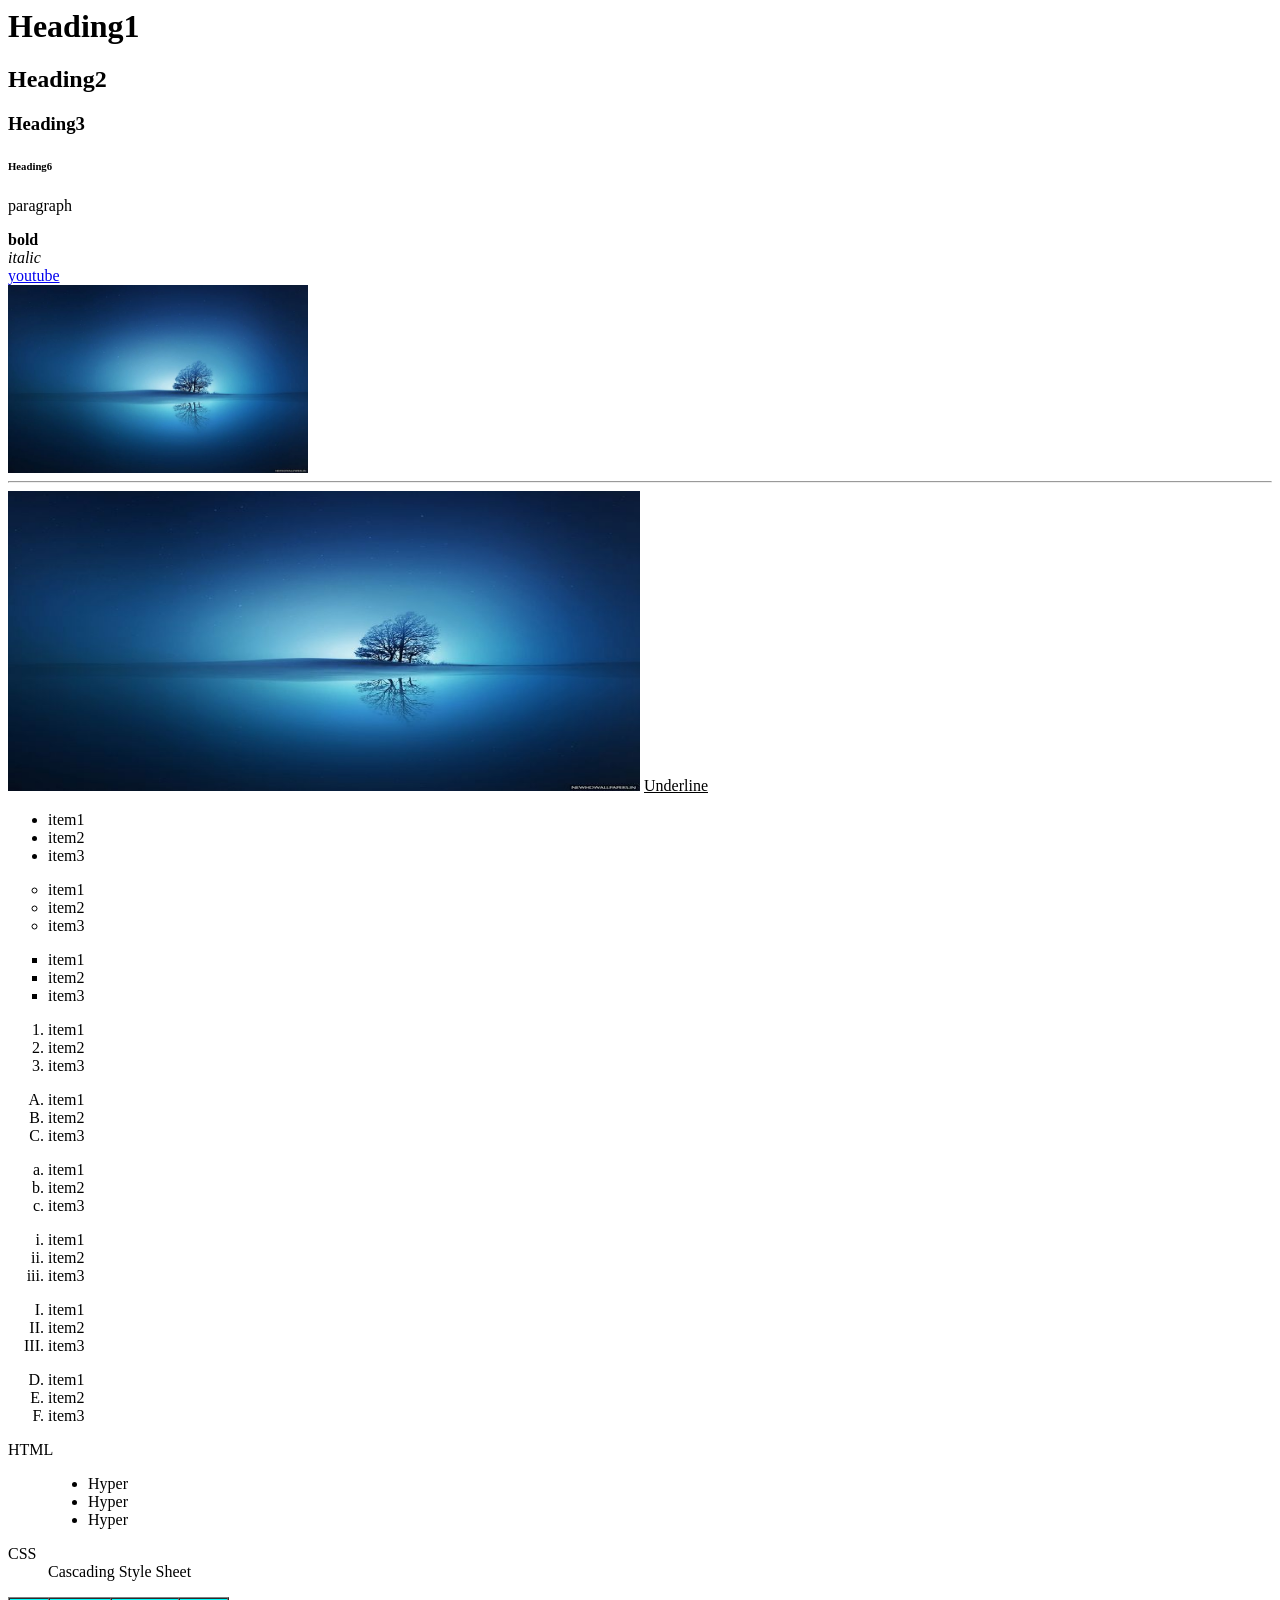
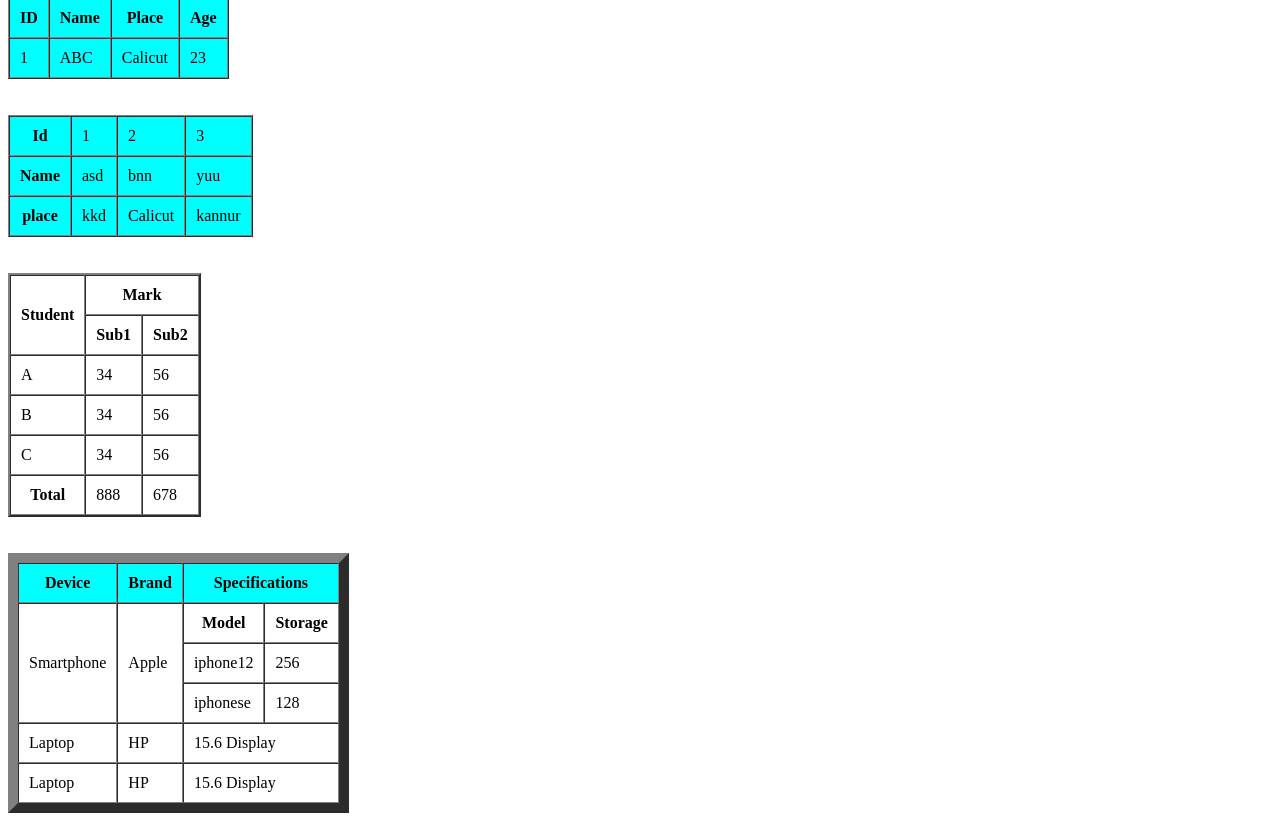
<file: index.html>
<html>
    <head>
        <title>Title</title>
        </head>

        <body>
        <h1>Heading1</h1>
        <h2>Heading2</h2>
        <h3>Heading3</h3>
        <h6>Heading6</h6>

        <p>paragraph</p>
        <b>bold</b>
        <br>
        <i>italic</i><br>

        <a href="https://www.youtube.com" target="_blank">youtube</a><br>
        <img src="image1.jpg" alt="No image" width="300px" height="">
        <hr>
        <img src="image1.jpg" alt="No image" width="50%" height="300px">
        <u>Underline</u>
<!-- 
         <HtMl lists 
         Unordered list
         ordered list
         Definition list  -->


         <!-- unordered list
         -------------------
         types ->disc,circle,square -->


         <!-- ordered list
         --------------
         types -> 1,A,i,I
         start -> numerical values only-->

         


         <ul type="disc">
            <li>item1</li>
            <li>item2</li>
            <li>item3</li>
         </ul>

         <ul type="circle">
            <li>item1</li>
            <li>item2</li>
            <li>item3</li>
         </ul>

         <ul type="square">
            <li>item1</li>
            <li>item2</li>
            <li>item3</li>
         </ul>

         <!-- ordered lists
         --------------- -->


         <ol>
            <li>item1</li>
            <li>item2</li>
            <li>item3</li>
         </ol>


         <ol type="A">
            <li>item1</li>
            <li>item2</li>
            <li>item3</li>
         </ol>


          <ol type="a">
            <li>item1</li>
            <li>item2</li>
            <li>item3</li>
         </ol>

          <ol type="i">
            <li>item1</li>
            <li>item2</li>
            <li>item3</li>
         </ol>


          <ol type="I">
            <li>item1</li>
            <li>item2</li>
            <li>item3</li>
         </ol>

          <ol type="A" start="4">
            <li>item1</li>
            <li>item2</li>
            <li>item3</li>
         </ol>

         <!-- Definition list
         ------------------ -->

         <dl>
            <dt>HTML</dt>
            <dd>
                <ul>
                    <li>Hyper </li>
                    <li>Hyper </li>
                    <li>Hyper </li>
                </ul>
            </dd>
            <dt>CSS</dt>
            <dd>Cascading Style Sheet</dd>
         </dl>


         <!-- HTML Table
         -------------- 
         table,tr,th,td
         -->

         <table border="Spx" cellpadding="10px" cellspacing="0px"  bgcolor="cyan">
            <thread>
                <tr>
                    <th>ID</th>
                    <th>Name</th>
                    <th>Place</th>
                    <th>Age</th>
                </tr>
            </thread>
         <tbody>
            <tr>
                <td>1</td>
                <td>ABC</td>
                <td>Calicut</td>
                <td>23</td>
            </tr>
         </tbody>
         <tfoot></tfoot>
         </table>
         <br><br>





         <table border="Spx" cellpadding="10px" cellspacing="0px"  bgcolor="cyan">
            <thread>
                <tr>
                    <th>Id</th>
                    <td>1</td>
                    <td>2</td>
                    <td>3</td>
                </tr>
                <tr>
                    <th>Name</th>
                    <td>asd</td>
                    <td>bnn</td>
                    <td>yuu</td>
                </tr>
                <tr>
                    <th>place</th>
                    <td>kkd</td>
                    <td>Calicut</td>
                    <td>kannur</td>
                </tr>

            </thread>
         </table>
        </body>

<br><br>

<table border="2px" cellspacing="0px" cellpadding="10px">
    <tr>
        <th rowspan="2">Student</th>
        <th colspan="2">Mark</th>
    </tr>
    <tr>
        <th>Sub1</th>
        <th>Sub2</th>
    </tr>
    <tr>
        <td>A</td>
        <td>34</td>
        <td>56</td>
    </tr>
    <tr>
        <td>B</td>
        <td>34</td>
        <td>56</td>
    </tr>
    <tr>
        <td>C</td>
        <td>34</td>
        <td>56</td>
    </tr>
    <tr>
        <th>Total</th>
        <td>888</td>
        <td>678</td>
    </tr>
</table>
<br><br>


<table border="10px" cellspacing="0px" cellpadding="10px">
    <tr bgcolor="cyan">
        <th>Device</th>
        <th >Brand</th>
        <th colspan="2">Specifications</th>
    </tr>
    <tr>
        <td rowspan="3">Smartphone</td>
        <td rowspan="3">Apple</td>
        <th>Model</th>
        <th>Storage</th>
    </tr>
    <tr>
        <td>iphone12</td>
        <td>256</td>
    </tr>
    <tr>
        <td>iphonese</td>
        <td>128</td>
    </tr>
    <tr>
        <td>Laptop</td>
        <td>HP</td>
        <td colspan="2">15.6 Display</td>
    </tr>
    <tr>
        <td>Laptop</td>
        <td>HP</td>
        <td colspan="2">15.6 Display</td>
    </tr>
</table>


<!-- HTML forms
 tags ->form,input,label,select,textarea
-->





</html>
</file>
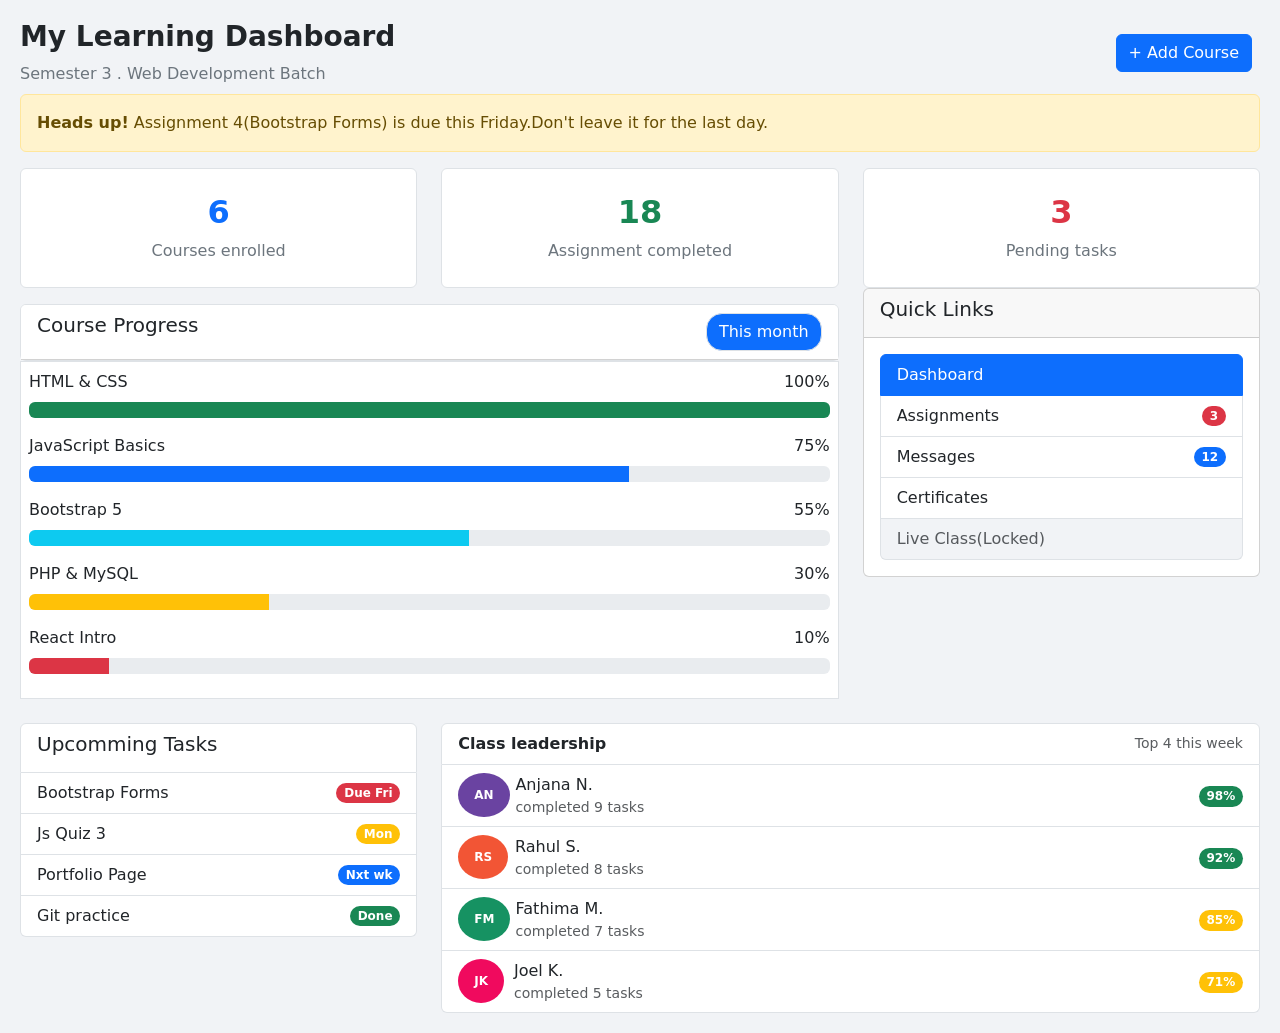
<file: Dashboard/index.html>
<!DOCTYPE html>
<html lang="en">

<head>
    <meta charset="UTF-8">
    <meta name="viewport" content="width=device-width, initial-scale=1.0">
    <title>Document</title>
    <link rel="stylesheet" href="https://cdn.jsdelivr.net/npm/bootstrap@5.3.9/dist/css/bootstrap.min.css">
    <style>
        body {
            background-color: #f1f3f6;
            padding: 20px;
        }
    </style>
</head>

<body>
    <!-- header  -->
    <div class="d-flex justify-content-between align-items-center mb-2">
        <div>
            <h2 class="fw-bold fs-3">My Learning Dashboard</h2>
            <p class="text-secondary mb-0">Semester 3 . Web Development Batch</p>
        </div>

        <button class="btn btn-primary me-2">
            + Add Course
        </button>
    </div>

    <!-- Alert box  -->
    <div class="alert alert-warning p-3 mb-3">
        <b>Heads up!</b> Assignment 4(Bootstrap Forms) is due this Friday.Don't leave it for the last day.
    </div>

    <div class="row g-4">
        <div class="col-md-4">
            <div class="bg-white border rounded p-4 text-center">
                <h2 class="text-primary fw-bold">6</h2>
                <p class="text-secondary mb-0">Courses enrolled</p>
            </div>
        </div>

        <div class="col-md-4">
            <div class="bg-white border rounded p-4 text-center">
                <h2 class="text-success fw-bold">18</h2>
                <p class="text-secondary mb-0">Assignment completed</p>
            </div>
        </div>

        <div class="col-md-4">
            <div class="bg-white border rounded p-4 text-center">
                <h2 class="text-danger fw-bold">3</h2>
                <p class="text-secondary mb-0">Pending tasks</p>
            </div>
        </div>
    </div>

    <!-- cards -->

    <div class="row g-4">
        <div class="col-8 ">
            <div class="card mt-3 border">
                <div class="card-header bg-white d-flex justify-content-between">
                    <h5>Course Progress</h5>
                    <button class="btn btn-primary border rounded-4">This month</button>
                </div>
            </div>
            <div class="card-body bg-white border p-2">
                <div class="d-flex justify-content-between">
                <p class="mb-2">HTML & CSS</p>
                    <span>100%</span>
            </div>
                <div class="progress mb-3">
                    <div class="progress-bar bg-success" style="width: 100%">
                    </div>
                </div>
                <div class="d-flex justify-content-between">
                <p class="mb-2">JavaScript Basics</p>
                    <span>75%</span>
            </div>
                <div class="progress mb-3">
                    <div class="progress-bar bg-primary" style="width: 75%">
                    </div>
                </div>
                <div class="d-flex justify-content-between">
                <p class="mb-2">Bootstrap 5</p>
                    <span>55%</span>
                </div>
                <div class="progress mb-3">
                    <div class="progress-bar bg-info" style="width: 55%">
                       
                    </div>
                </div>
                <div class="d-flex justify-content-between">
                <p class="mb-2">PHP & MySQL</p>
                    <span>30%</span>
                </div>
                <div class="progress mb-3">
                    <div class="progress-bar bg-warning" style="width: 30%">
                        
                    </div>
                </div>
                <div class="d-flex justify-content-between">
                <p class="mb-2">React Intro</p>
                    <span>10%</span>
                </div>
                <div class="progress mb-3">
                    <div class="progress-bar bg-danger" style="width: 10%">
                        
                    </div>
                </div>
            </div>
        </div>
        <!-- quick links -->
        <div class="col-4">
            <div class="card ">
                <div class="card-header">
                    <h5>Quick Links</h5>
                </div>
                <div class="card-body">
                    <ul class="list-group">
                        <li class="list-group-item active">Dashboard</li>
                        <li class="list-group-item d-flex justify-content-between align-items-center">Assignments
                            <span class="badge bg-danger rounded-pill">3</span>
                        </li>
                        <li class="list-group-item d-flex justify-content-between align-items-center">Messages
                            <span class="badge bg-primary rounded-pill">12</span>
                        </li>
                        <li class="list-group-item">Certificates</li>
                        <li class="list-group-item disabled" style="background-color: #f1f3f6;">Live Class(Locked)
                        </li>
                    </ul>        
            </div>
        </div>
    </div>
<!-- upcomming tasks -->
        <div class="col-4">
                <ul class="list-group">
                    <li class="list-group-item"><h5>Upcomming Tasks</h5>
                    </li>
                        <li class="list-group-item d-flex justify-content-between align-items-center">Bootstrap Forms
                            <span class="badge bg-danger rounded-pill">Due Fri</span>
                        </li>
                        <li class="list-group-item d-flex justify-content-between align-items-center">Js Quiz 3
                            <span class="badge bg-warning rounded-pill">Mon</span>
                        </li>
                        <li class="list-group-item d-flex justify-content-between align-items-center">Portfolio Page
                            <span class="badge bg-primary rounded-pill">Nxt wk</span>
                        </li>
                        <li class="list-group-item d-flex justify-content-between align-items-center">Git practice
                            <span class="badge bg-success rounded-pill">Done</span>
                        </li>
                    </ul>
                </div>
<!-- class leaderboard -->
        <div class="col-8">
            <ul class="list-group">
                <li class="list-group-item d-flex justify-content-between align-items-center">
                    <span class="fw-bold">Class leadership</span>
                    <small class="text-muted">Top 4 this week</small>
                </li>
    <!-- ------------------------- -->
                <li class="list-group-item d-flex justify-content-between align-items-center">
                <div class="row">
                    <div class="col-3">
                        <span class="badge rounded-circle p-3" style="background-color: rgb(106,67,161);">AN</span>
                    </div>
                    <div class="col">
                        <span>Anjana N.
                            <small class="d-block text-muted">completed 9 tasks</small>
                        </span>
                    </div>
                </div>
                <div>
                    <span class="badge bg-success rounded-pill">98%</span>
                </div>
                </li>
        <!-- ---------------------------- -->
                <li class="list-group-item d-flex justify-content-between align-items-center">
                <div class="row">
                    <div class="col-3">
                        <span class="badge rounded-circle p-3" style="background-color: rgb(242, 85, 53);">RS</span>
                    </div>
                    <div class="col">
                        <span>Rahul S.
                            <small class="d-block text-muted">completed 8 tasks</small>
                        </span>
                    </div>
                </div>
                <div>
                    <span class="badge bg-success rounded-pill">92%</span>
                </div>
                </li>
        <!-- -------------------------------------- -->
                <li class="list-group-item d-flex justify-content-between align-items-center">
                <div class="row">
                    <div class="col-3">
                        <span class="badge rounded-circle p-3" style="background-color: rgb(22, 146, 98);">FM</span>
                    </div>
                    <div class="col">
                        <span>Fathima M.
                            <small class="d-block text-muted">completed 7 tasks</small>
                        </span>
                    </div>
                </div>
                <div>
                    <span class="badge bg-warning rounded-pill">85%</span>
                </div>
                </li>
            <!-- ----------------------------------------------- -->
                <li class="list-group-item d-flex justify-content-between align-items-center">
                <div class="row">
                    <div class="col-3">
                        <span class="badge rounded-circle p-3" style="background-color: rgb(240, 10, 94);">JK</span>
                    </div>
                    <div class="col">
                        <span>Joel K.
                            <small class="d-block text-muted">completed 5 tasks</small>
                        </span>
                    </div>
                </div>
                <div>
                    <span class="badge bg-warning rounded-pill">71%</span>
                </div>
                </li>
                <!-- ------------------------------ -->
            </ul>
        </div>
    </div>
</body>

</html>
</file>
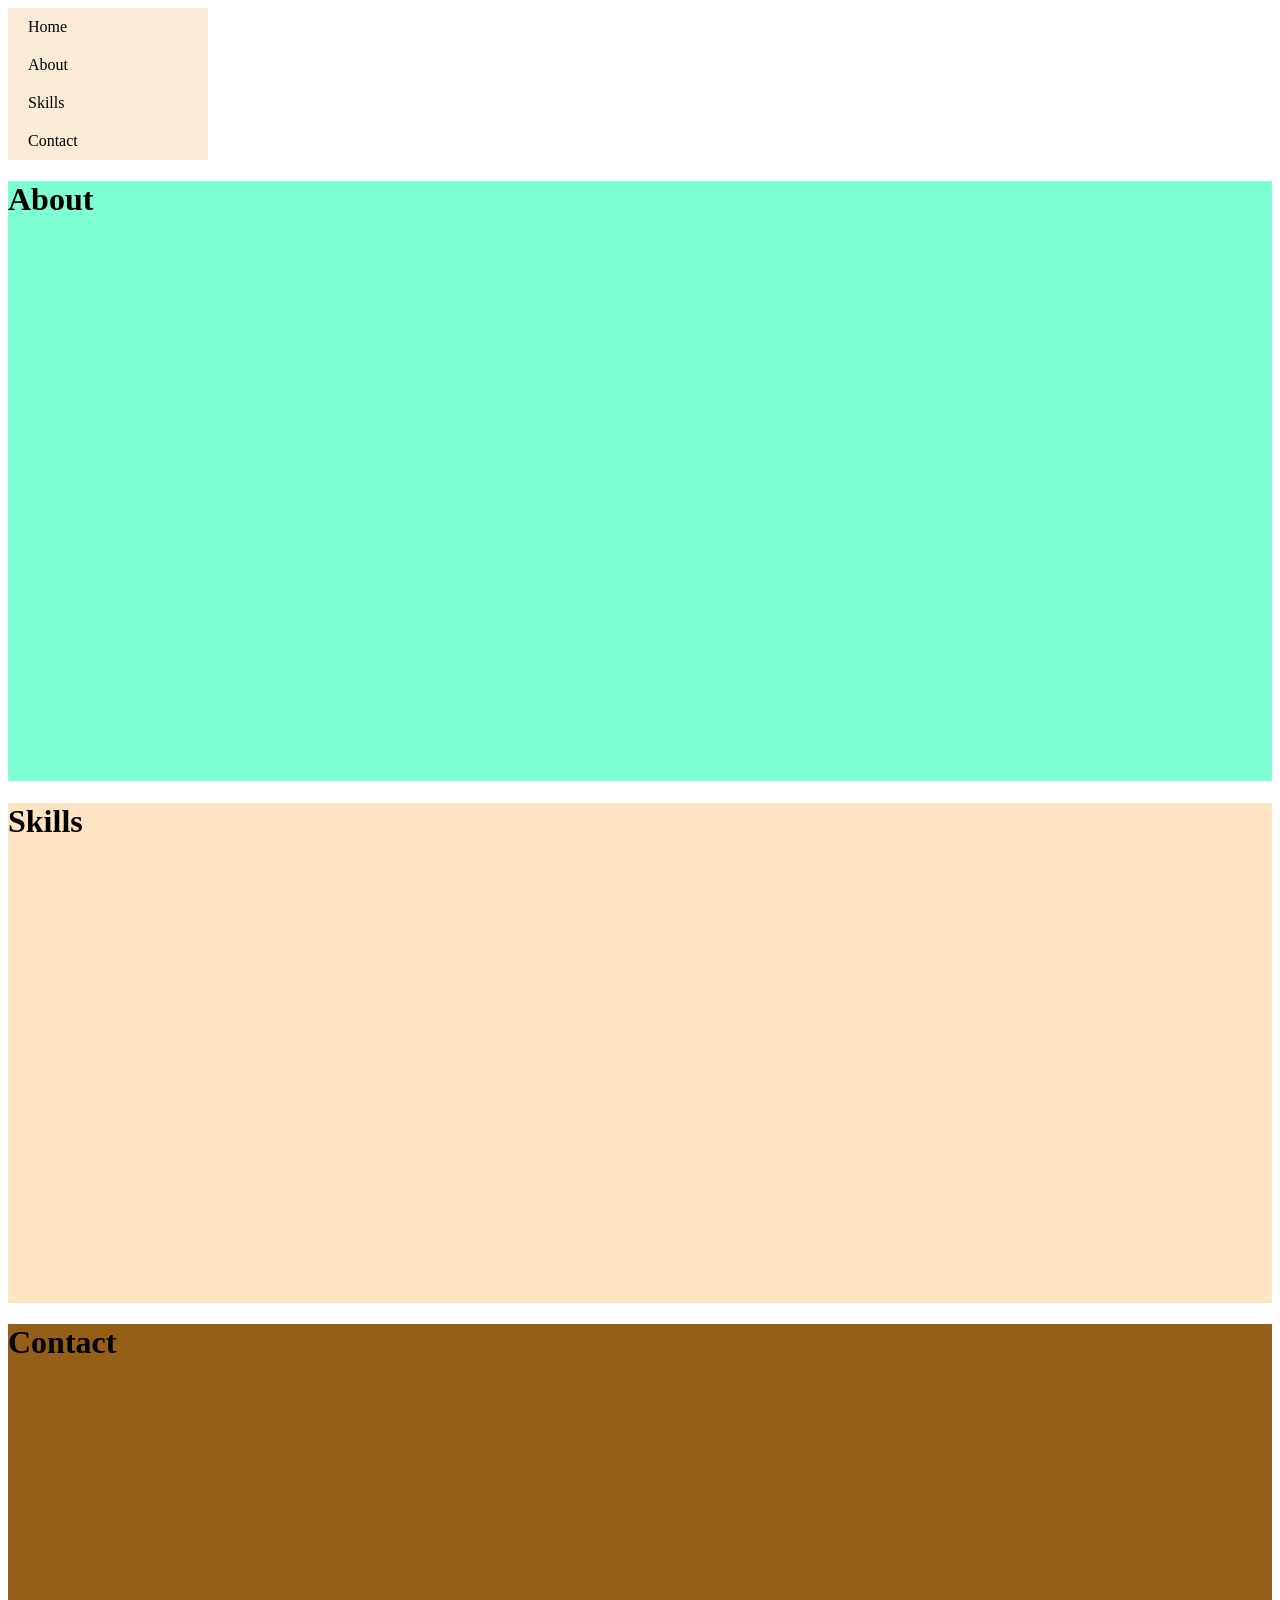
<file: background.html>
<!DOCTYPE html>
<html lang="en">
<head>
    <meta charset="UTF-8">
    <meta name="viewport" content="width=device-width, initial-scale=1.0">
    <title>Document</title>
    <link rel="stylesheet" href="style.css">
</head>
<body>

    <!-- <div id="box1"></div>
    <div id="box2"></div>
    <div id="box3"></div> -->

    <!-- css position properties
    static
    relative
    absolute
    fixed
    sticky -->

    <!-- <div id="div1">
        <h1>heading</h1>
    </div> -->
   
 

    <!-- <div class="container">
        <div class="box">
         child
        </div>
    </div> -->



<!-- 
    <div class="box1"></div>

    <div class="container">
        <h3>Navbar</h3>
    </div>

    <div class="box2"></div> -->



<!-- display properties
display:none/block/inline/inline-block/flex/grid -->


<!-- <div class="box">box1</div>
<div class="box">box2</div>
<div class="box">box3</div>

<hr>
<h3>Flex boxes</h3>

<div class="flex-container">
    <div class="box1">box4</div>
    <div class="box1">box5</div>
    <div class="box1">box6</div>
</div>


<div class="grid-container">
    <div class="box2">

        <h2>Heading</h2>
        <p>Lorem ipsum dolor sit amet, consectetur adipisicing elit. Optio sequi sunt nostrum magni quod labore nulla, debitis voluptate eum, tempore incidunt illum vero sint officiis non repudiandae fuga ab ex.</p>
    </div>
    <div class="box2">

        <h2>Heading</h2>
        <p>Lorem ipsum dolor sit amet, consectetur adipisicing elit. Optio sequi sunt nostrum magni quod labore nulla, debitis voluptate eum, tempore incidunt illum vero sint officiis non repudiandae fuga ab ex.</p>
    </div>
    <div class="box2">

        <h2>Heading</h2>
        <p>Lorem ipsum dolor sit amet, consectetur adipisicing elit. Optio sequi sunt nostrum magni quod labore nulla, debitis voluptate eum, tempore incidunt illum vero sint officiis non repudiandae fuga ab ex.</p>
    </div>
    <div class="box2">

        <h2>Heading</h2>
        <p>Lorem ipsum dolor sit amet, consectetur adipisicing elit. Optio sequi sunt nostrum magni quod labore nulla, debitis voluptate eum, tempore incidunt illum vero sint officiis non repudiandae fuga ab ex.</p>
    </div>
    <div class="box2">

        <h2>Heading</h2>
        <p>Lorem ipsum dolor sit amet, consectetur adipisicing elit. Optio sequi sunt nostrum magni quod labore nulla, debitis voluptate eum, tempore incidunt illum vero sint officiis non repudiandae fuga ab ex.</p>
    </div>
    <div class="box2">

        <h2>Heading</h2>
        <p>Lorem ipsum dolor sit amet, consectetur adipisicing elit. Optio sequi sunt nostrum magni quod labore nulla, debitis voluptate eum, tempore incidunt illum vero sint officiis non repudiandae fuga ab ex.</p>
    </div>
    
</div>

<div class="overflow">
    <p>Lorem, ipsum dolor sit amet consectetur adipisicing elit. Ipsum nemo placeat assumenda amet ullam ad sapiente hic ab. Eaque assumenda pariatur sit laborum nihil distinctio laudantium ad porro sapiente veniam.
        Lorem ipsum dolor sit amet consectetur, adipisicing elit. Quibusdam harum perspiciatis sequi adipisci, quas sunt quod ipsa maxime! Illo expedita laboriosam perferendis rerum tempora dolores in, mollitia eos minima quasi?
        Lorem ipsum dolor sit amet consectetur adipisicing elit. Provident qui architecto excepturi explicabo harum consequuntur in commodi, voluptate odit magnam quam? Vero nesciunt asperiores ex ipsam excepturi laborum assumenda delectus.
    </p>

</div>


<hr> -->

<!-- Z-Index -->

<!-- <div class="red">
    <div class="green"></div>
    <div class="blue"></div>
</div> -->


<!-- <hr>
<div class="float">
    <h1>Heading</h1>
</div> -->




<!-- Navigation bar -->


<ul>
    <li><a href="">Home</a></li>
    <li><a href="#about">About</a></li>
    <li><a href="#skills">Skills</a></li>
    <li><a href="#contact">Contact</a></li>
</ul>

<!-- <div class="nav"></div> -->



<div class="about" id="about"><h1>About</h1></div>
<div class="skills" id="skills"><h1>Skills</h1></div>
<div class="contact" id="contact"><h1>Contact</h1></div>


</body>
</html>
</file>
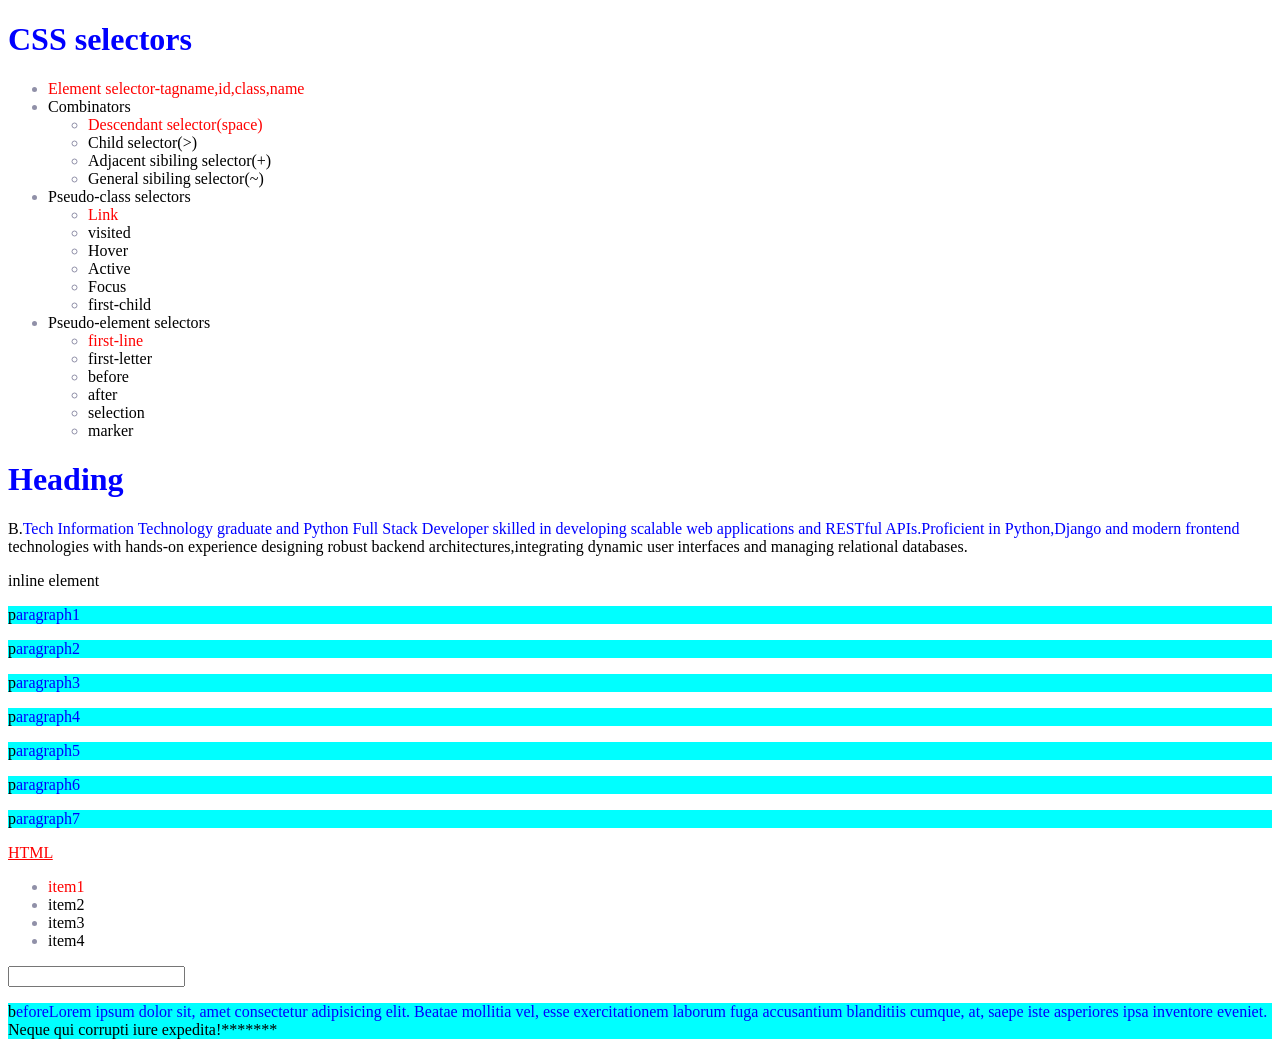
<file: cssselectors.html>
<!DOCTYPE html>
<html lang="en">
<head>
    <meta charset="UTF-8">
    <meta name="viewport" content="width=device-width, initial-scale=1.0">
    <title>Document</title>
</head>
<body>
    <style>
     /*descendant selector */
    .container p{
        background-color:aqua;
     }
    /*child selector */

     .container>p{
        background-color:aqua;

    /*adjacent sibiling selector */
     }
     .container+p{
        background-color:aqua;

    /*general sibiling selector */
     }
     .container~p{
        background-color:aqua;
     }

     a:link{
        color: red;
     }
     a:visited{
        color: green;
     }
     a:hover{
        color:yellow;

     }
     a:active{
        background-color: black;
     }
     img{
        opacity:0.5;
     }
     img:hover{
        opacity:1;
     }
     p::first-line{
        color:blue;
     }
     p::first-letter{
        color:black;
     }
     h1{
        color:blue;
     }
     li:first-child{
        color:red;
     }
     input:focus{
        background-color: yellow;
     }
     #para1::before{
        content: "before";
     }
     #para1::after{
        content: "*******";
     }

     ::selection{
        background-color: bisque;
     }

     ::marker{
        color:rgb(144,144,168);
     }


     </style>
     



    <h1 id="head1">CSS selectors</h1>
    <ul>
        <li>Element selector-tagname,id,class,name</li>
        <li>Combinators
            <ul>
                <li>Descendant selector(space)</li>
                <li>Child selector(>)</li>
                <li>Adjacent sibiling selector(+)</li>
                <li>General sibiling selector(~)</li>
            </ul>
        </li>
        <li>Pseudo-class selectors</li>
            <ul>
                <li>Link</li>
                <li>visited</li>
                <li>Hover</li>
                <li>Active</li>
                <li>Focus</li>
                <li>first-child</li>
            </ul>
        <li>Pseudo-element selectors</li>
            <ul>
                <li>first-line</li>
                <li>first-letter</li>
                <li>before</li>
                <li>after</li>
                <li>selection</li>
                <li>marker</li>
            </ul>
    </ul>

    <div id="box1">
        <h1>Heading</h1>
        <p><span id="span1">B.Tech Information Technology graduate</span> and Python Full Stack Developer skilled in developing scalable web
applications and RESTful APIs.Proficient in Python,Django and modern frontend technologies with hands-on experience
designing robust backend architectures,integrating dynamic user interfaces and managing relational databases.</p>
    </div>

    <span>inline element</span>

    <div class="container">
        <p>paragraph1</p>
        <section>
            <p>paragraph2</p>
        </section>
        <p>paragraph3</p>
    </div>

    <p>paragraph4</p>
    <p>paragraph5</p>

    <div class="container">
        <p>paragraph6</p>
        <p>paragraph7</p>
    </div>

    <a href="https://flipkart.com/">HTML</a>
    <img scr='' alt="">


    <ul>
        <li>item1</li>
        <li>item2</li>
        <li>item3</li>
        <li>item4</li>
    </ul>
<input type="text">

<p id="para1">Lorem ipsum dolor sit, amet consectetur adipisicing elit. Beatae mollitia vel, esse exercitationem laborum fuga accusantium blanditiis cumque, at, saepe iste asperiores ipsa inventore eveniet. Neque qui corrupti iure expedita!</p>
</body>
</html>
</file>
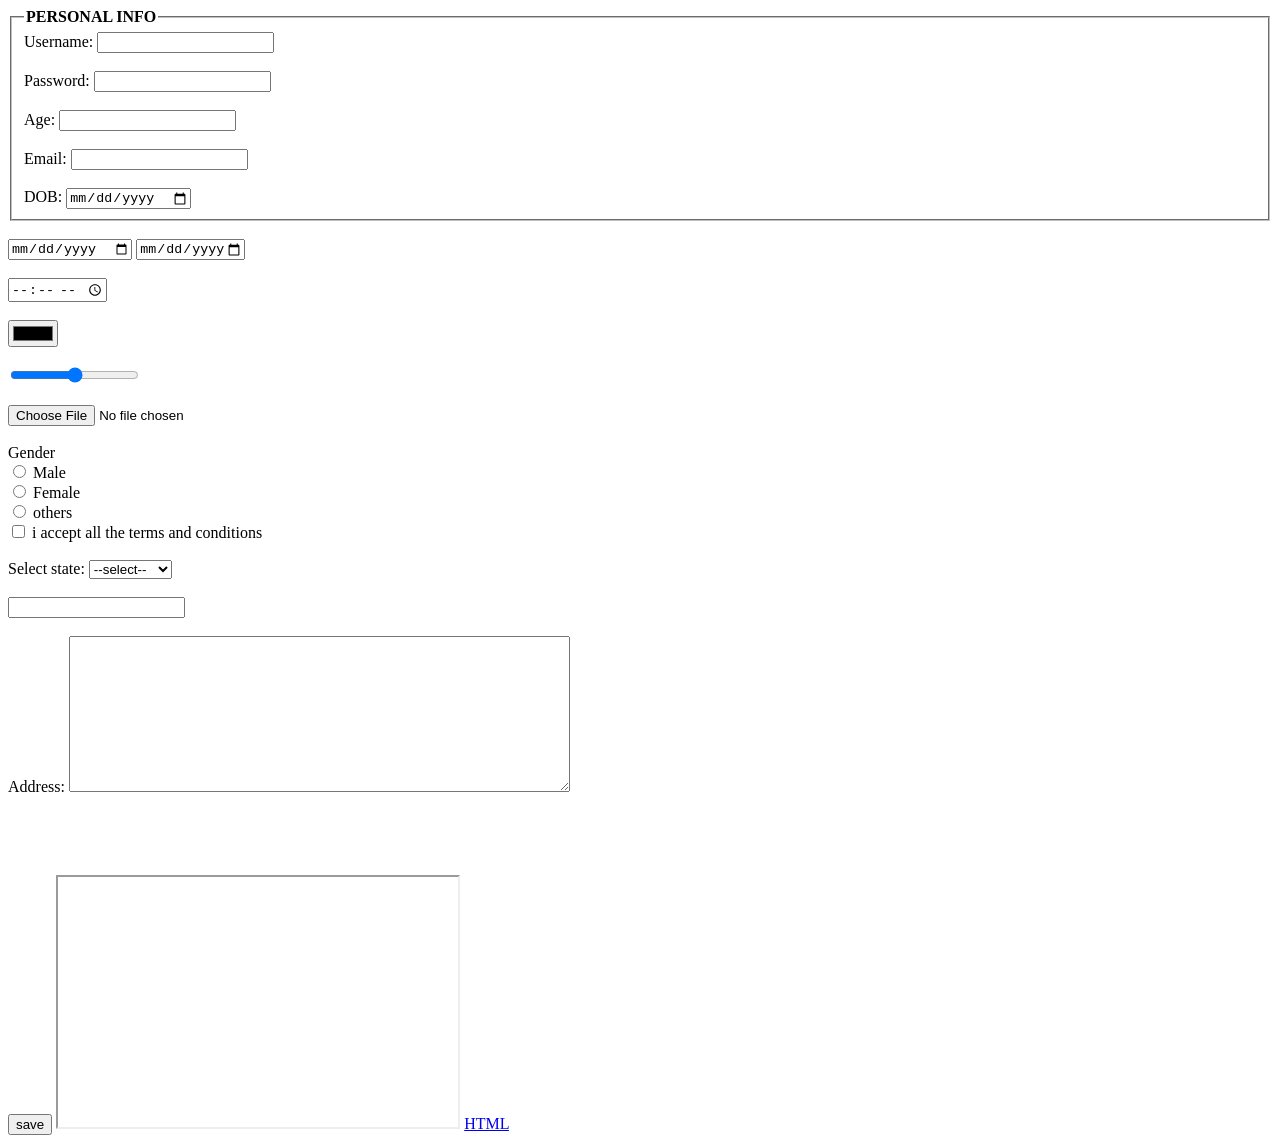
<file: form.html>
<!DOCTYPE html>
<html lang="en">
<head>
    <meta charset="UTF-8">
    <meta name="viewport" content="width=device-width, initial-scale=1.0">
    <title>Document</title>
</head>
<body>
    <form action="" method="" enctype="" target="">
<fieldset>
    <legend><b>PERSONAL INFO</b></legend>
    <label for="">Username:</label>
    <input type="text" required> <br><br>
    <label for="pass">Password:</label>
    <input type="passwordt" id="pass"> <br><br>
    <label for="">Age:</label>
    <input type="number"> <br><br>
    <label for="">Email:</label>
    <input type="email" > <br><br>
    <label for="">DOB:</label>
    <input type="date">
     </fieldset><br>
    <input type="date" min="2025-01-01">
    <input type="date" max="2026-11-03">
    <br><br>
    <input type="time"><br><br>
    <input type="color"><br><br>
    <input type="range"><br><br>
    <input type="file"><br><br>

    <!-- radio button -->
     <label for="">Gender</label><br>

      <input type="radio" name="gender" value="male">
      <label for="">Male</label><br>

      <input type="radio" name="gender" value="female">
      <label for="">Female</label><br>

      <input type="radio" name="gender" value="others">
      <label for="">others</label><br>

      <input type="checkbox" value="true">
      <label for="">i accept all the terms and conditions</label>
     <br><br>

     <!-- dropdownlist -->
      <label for="">Select state:</label>
      <select>
        <option value="">Kerala</option>
        <option value="">Karnataka</option>
        <option value="">Tamilnadu</option>
        <option value="" disabled selected>--select--</option>
      </select>

      <br><br>
    
      <input type="text" list="skills">

      <datalist id="skills">
        <option value="python">
        <option value="java">
        <option value="django">
      </datalist>

      <br><br>

      <label for="">Address:</label> 
        <textarea cols="60" rows="10"></textarea>




    <br><br>
    <button type="submit">save</button>
    <!-- <input type="button" value="click">
    <input type="submit" value="register">
    <input type="reset"> -->


    <iframe src="" frameborder="5px" name="html" width="400px" height="250"></iframe>
    <a href="https://www.flipkart.com/" target="html">HTML</a>
    <iframe width="560" height="315" src="https://www.youtube.com/embed/YZkyL-f-YXY?si=FWmWmoQKWTVaS_RV" title="YouTube video player" frameborder="0" allow="accelerometer; autoplay; clipboard-write; encrypted-media; gyroscope; picture-in-picture; web-share" referrerpolicy="strict-origin-when-cross-origin" allowfullscreen></iframe>

</form>

</body>
</html>
</file>
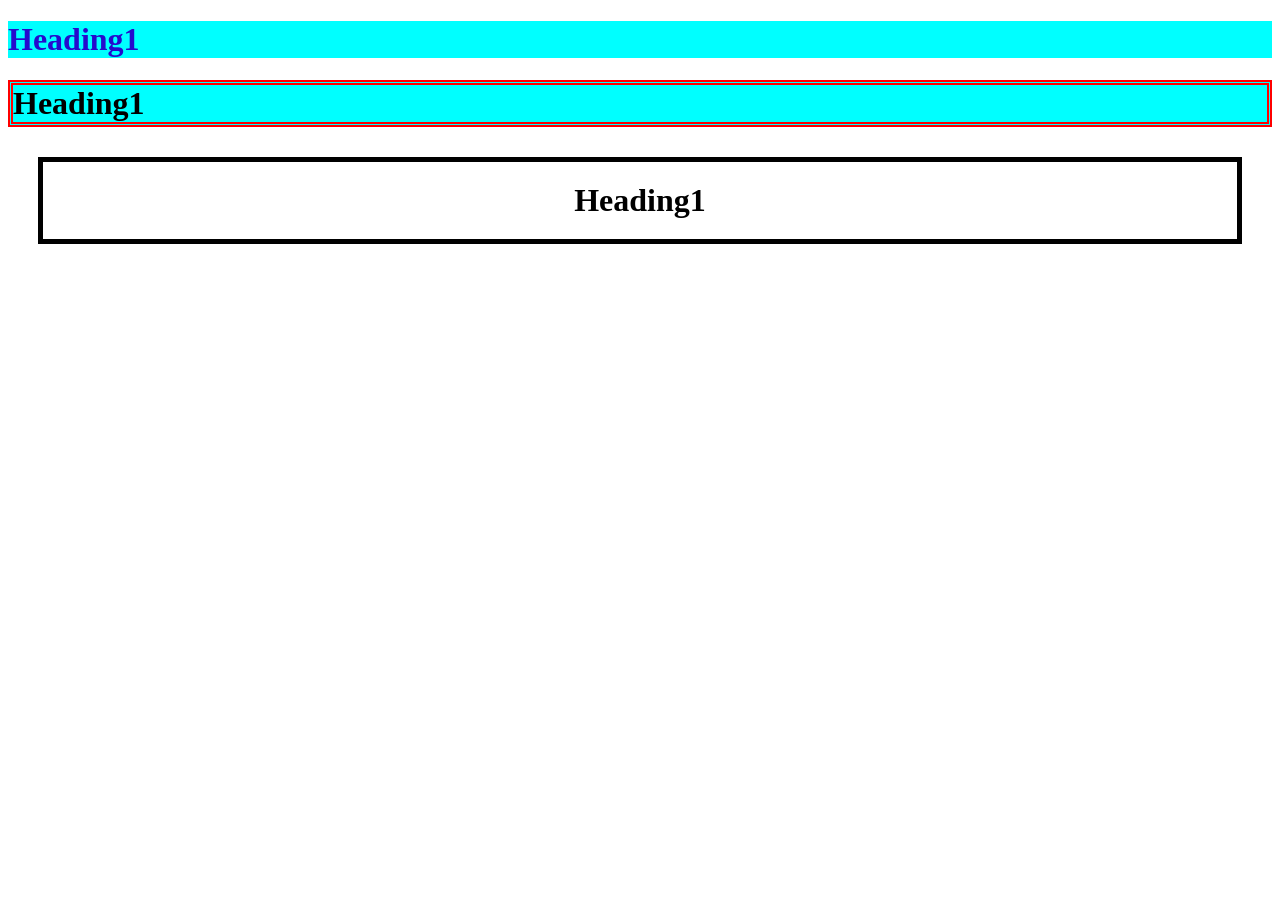
<file: inlinecss.html>
<!DOCTYPE html>
<html lang="en">
<head>
    <meta charset="UTF-8">
    <meta name="viewport" content="width=device-width, initial-scale=1.0">
    <title>Document</title>
</head>
<body>
    <style>
        #head2{
            /* border-width: 5px;
            border-style: solid;
            border-color: black; */
            border:5px double red;
        }

        .head{
            background-color: cyan;
        }

        #head3{
            border: 5px solid black;
            text-align: center;
            padding:20px;
            margin:30px
        }
    </style>


    <h1  class="head" id="head1" style="color:rgb(37,11,205)">Heading1</h1>
    <!-- <h1 style="background-color:cyan;text-align: center;">Heading1</h1> -->
    <h1 class="head" id="head2">Heading1</h1>
    <h1 id="head3">Heading1</h1>
</body>
</html>
</file>
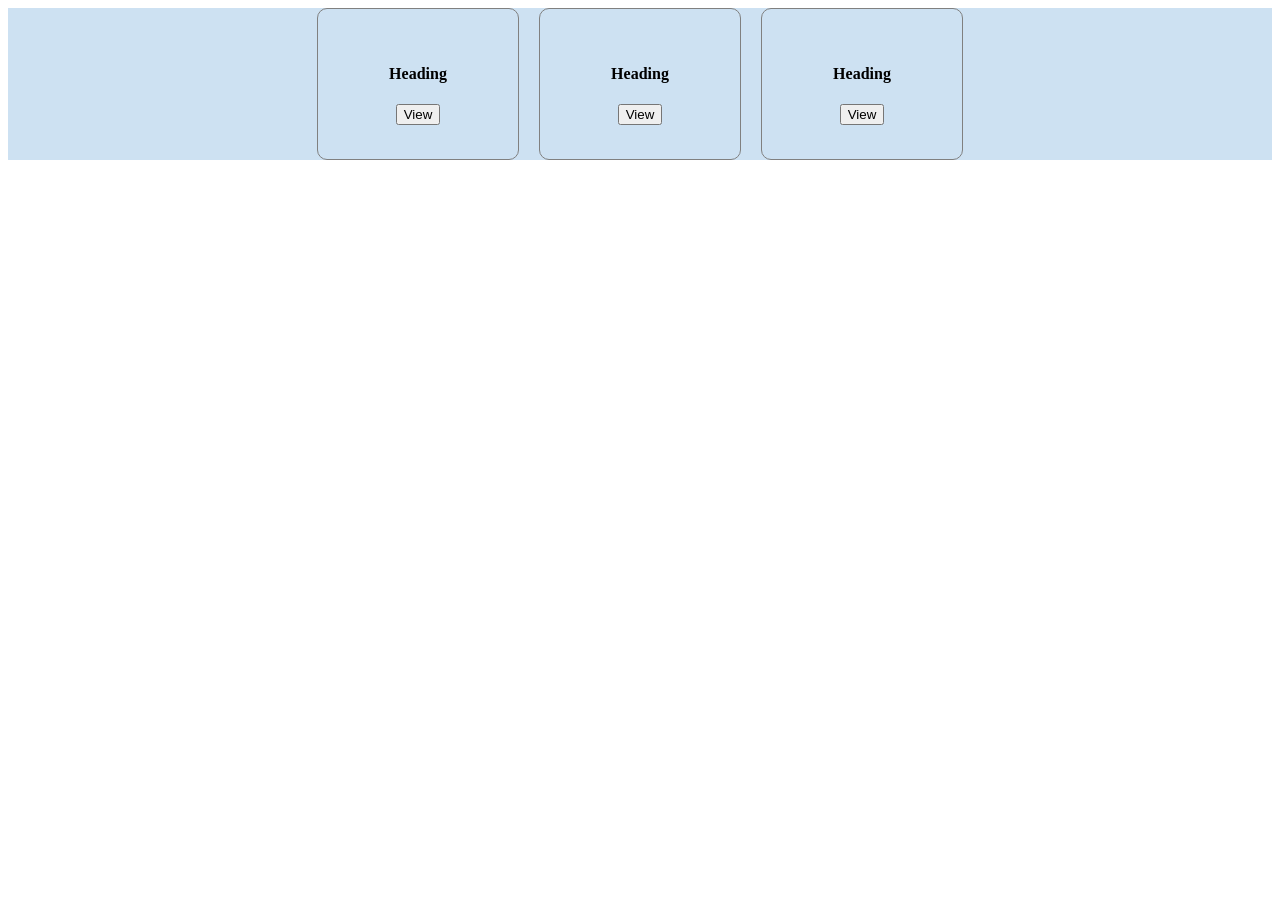
<file: mediaQueries.html>
<!DOCTYPE html>
<html lang="en">
<head>
    <meta charset="UTF-8">
    <meta name="viewport" content="width=device-width, initial-scale=1.0">
    <title>Document</title>
    <link rel="stylesheet" href="mediaQueries.css">
</head>
<body>
    
    <div class="container">
        <div class="card">
            <h4>Heading</h4>
            <button>View</button>
        </div>
         <div class="card">
            <h4>Heading</h4>
            <button>View</button>
        </div>
         <div class="card">
            <h4>Heading</h4>
            <button>View</button>
        </div>
    </div>
</body>
</html>
</file>
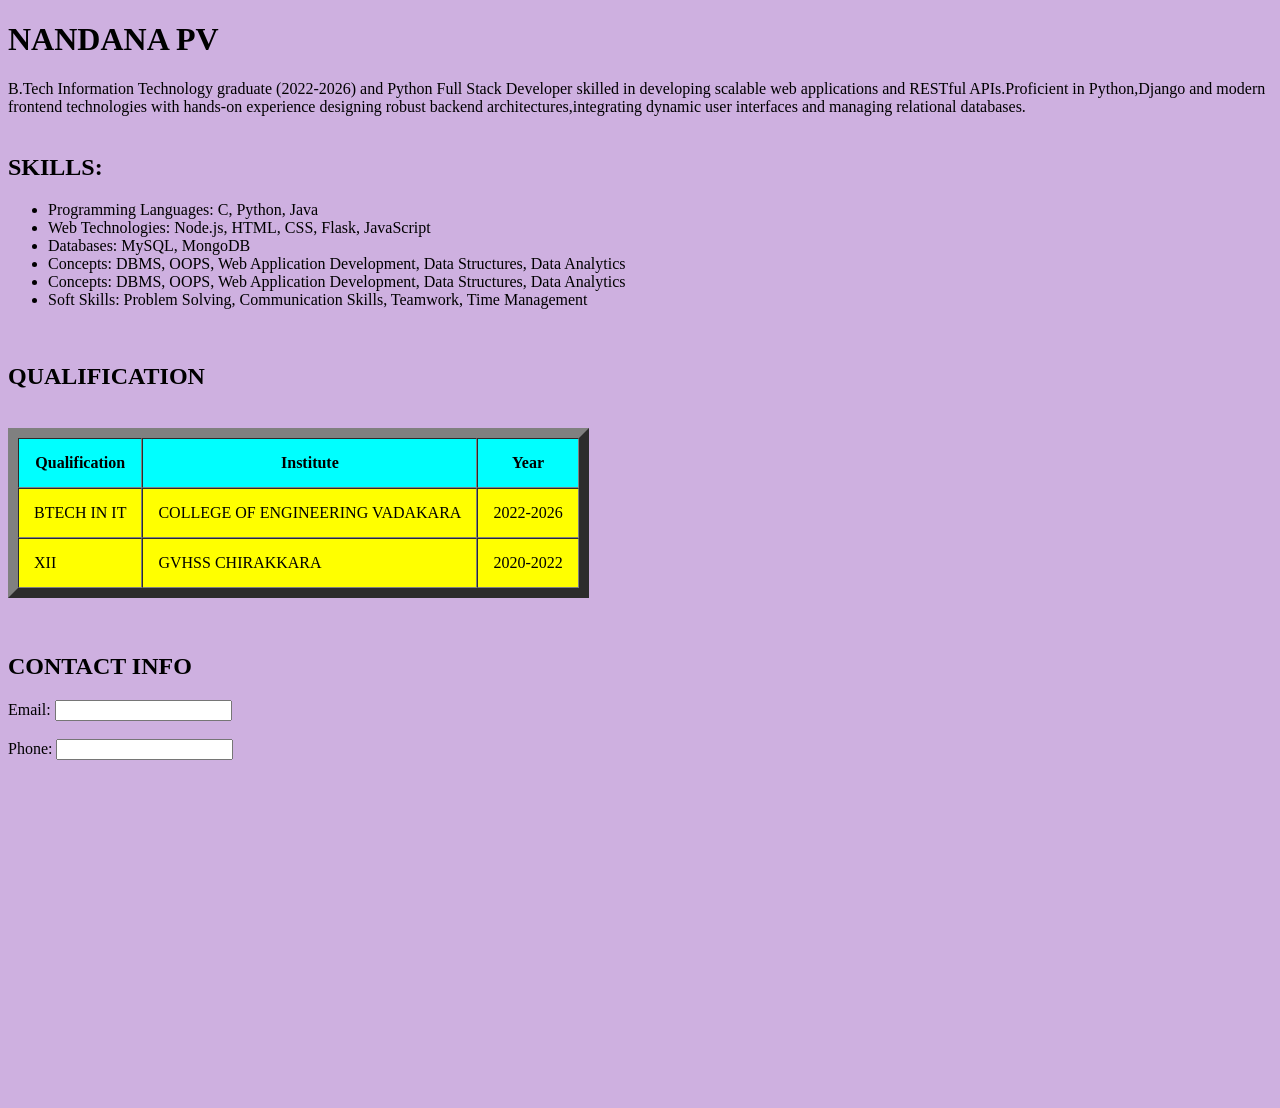
<file: profile.html>
<!DOCTYPE html>
<html lang="en">
<head>
    <meta charset="UTF-8">
    <meta name="viewport" content="width=device-width, initial-scale=1.0">
    <title>Document</title>
</head>
<body bgcolor="Ice Blue">
    <h1><b>NANDANA PV</b></h1>
    B.Tech Information Technology graduate (2022-2026) and Python Full Stack Developer skilled in developing scalable web
    applications and RESTful APIs.Proficient in Python,Django and modern frontend technologies with hands-on experience
    designing robust backend architectures,integrating dynamic user interfaces and managing relational databases.
    <br><br>
    <h2>SKILLS:</h2>
    <ul type="dics">
    <li>Programming Languages: C, Python, Java</li>
    <li>Web Technologies: Node.js, HTML, CSS, Flask, JavaScript</li>
    <li>Databases: MySQL, MongoDB</li>
    <li>Concepts: DBMS, OOPS, Web Application Development, Data Structures, Data Analytics</li>
    <li>Concepts: DBMS, OOPS, Web Application Development, Data Structures, Data Analytics</li>
    <li>Soft Skills: Problem Solving, Communication Skills, Teamwork, Time Management</li>
    </ul>
    <br>
    
    <h2>QUALIFICATION</h2>
    <table border="10px" cellpadding="15px" cellspacing="0px" >
            <tr bgcolor="cyan">
                <th>Qualification</th>
                <th>Institute</th>
                <th>Year</th>
            </tr>
            <tr bgcolor="yellow">
                <td>BTECH IN IT</td>
                <td>COLLEGE OF ENGINEERING VADAKARA</td>
                <td>2022-2026</td>
            </tr>
            <tr bgcolor="yellow">
                <td>XII</td>
                <td>GVHSS CHIRAKKARA</td>
                <td>2020-2022</td>
            </tr>
            <br>
            </table>
            <br><br>
              <h2>CONTACT INFO</h2>
<form action="" method="" enctype="" target="">
        <label for="">Email:</label>
        <input type="email" > <br><br>
        <label for="">Phone:</label>
        <input type="number" > <br><br>
    </form>

<iframe src="https://www.google.com/maps/embed?pb=!1m18!1m12!1m3!1d62495.89081681979!2d75.45912150810936!3d11.765531193006336!2m3!1f0!2f0!3f0!3m2!1i1024!2i768!4f13.1!3m3!1m2!1s0x3ba4265aa19eeb65%3A0xf5e6181d3e97d10e!2sThalassery%2C%20Keralam!5e0!3m2!1sen!2sin!4v1793776925018!5m2!1sen!2sin" width="300" height="300" style="border:0;" allowfullscreen="" loading="lazy" referrerpolicy="strict-origin-when-cross-origin"></iframe>
   <br><br> 
   
</body>
</html>
</file>
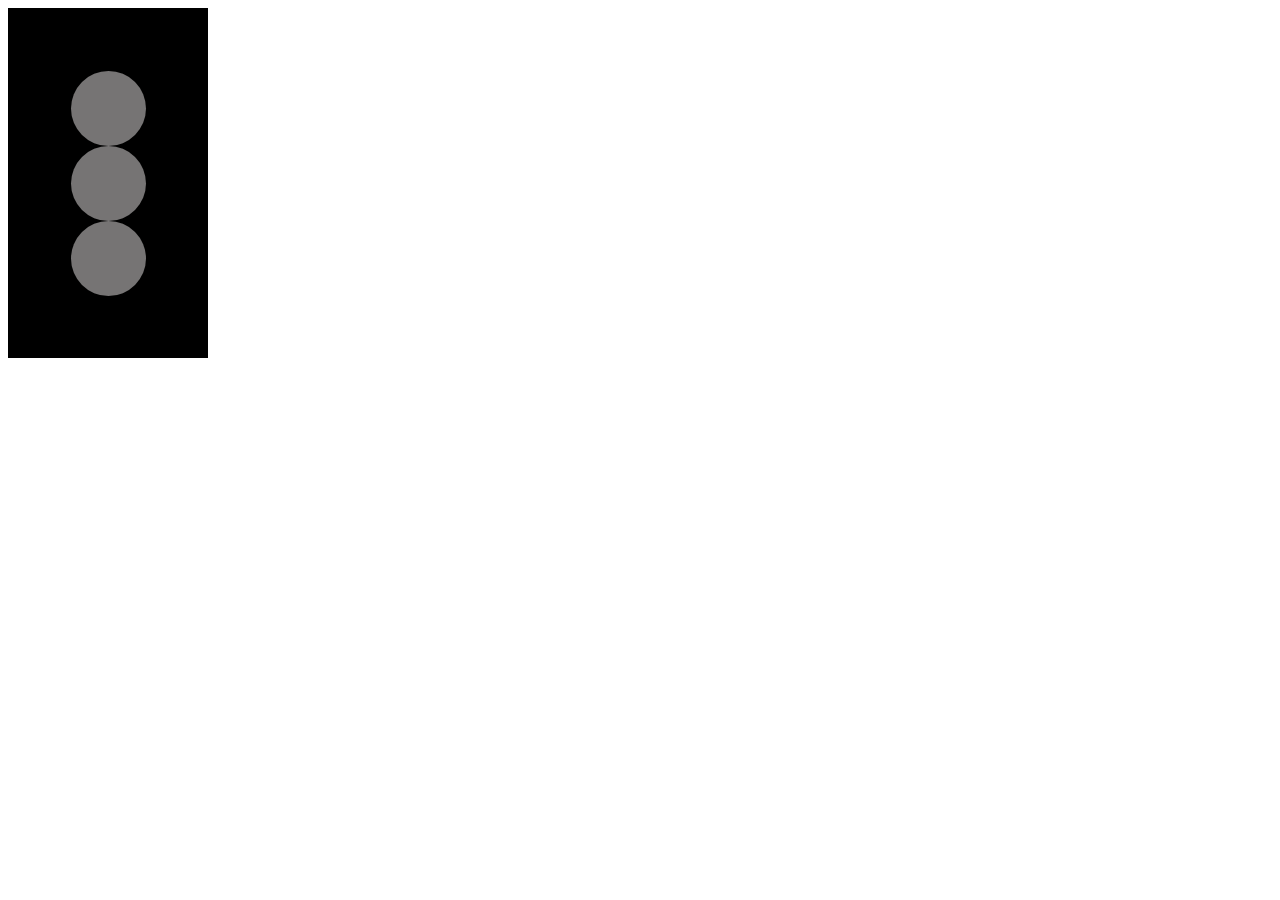
<file: transitionsAnimations.html>
<!DOCTYPE html>
<html lang="en">
<head>
    <meta charset="UTF-8">
    <meta name="viewport" content="width=device-width, initial-scale=1.0">
    <title>Document</title>
    <link rel="stylesheet" href="transitionsAnimations.css">
</head>
<body>

    <!-- <div class="box1"></div> -->
    <!-- <div class="box2"></div> -->
     <!-- <div class="box3"></div> -->

     <!-- traffic signal -->

    <div class="traffic">
      <div class="box4"></div>
      <div class="box5"></div>
      <div class="box6"></div>
    </div>

    
</body>
</html>
</file>
<file: style.css>
/* body{
    background-image: linear-gradient(to right,red,blue,white);
}

body{
    background-image:url('image1.jpg');
    background-repeat: no-repeat;
    background-size: 100% 100%;
    background-attachment: fixed;
}

div{
    width: 150px;
    height: 150px;
}

#box1{
    background-color: red;
    /* visibility: hidden; */
    /* display:none; */
    /* position: relative;
    left: 300px; */

    /* static-return to same place
    relative-mov to left or right as we give 
    absolute-*/ 

/* } */

/* #box2{
    background-color: blue;
}

#box3{
    background-color:green; */
/* } */

/* #div{
    border: 2px solid black;
    padding: 15px;
    margin:30px;
} */
 

/* .container{
    width: 300px;
    height: 250px;
    background-color: aqua;
    position: relative;
} */

/* .box{
    width: 100px;
    height: 70px;
    background-color: blue;
    position: absolute; */
    /* position: relative;  */
    /* right: 20px; */
    /* right: 0px; */
    /* top:50px;  */
    /* bottom: 0; */
/* }    */




/*.container{
  border: 1px solid gray;
  text-align: center;
  position: fixed;
  /* position: sticky; 
  top: 0px;
  width: 100%;
}

.box1,.box2{
    width: 100%;
    height: 700px;
}

.box1{
    background-color: beige;

}
.box2{
    background-color: rgb(194,194,40);
}*/


/* blobk element --><p>,<br>,,<h>
inline element --><a,<img,input */

.box{
    width: 100px;
    height: 100px;
    background-color: blueviolet;
    border: 1px solid black;
    /* display: inline;
    display: block; */
    display: inline-block;
}


.flex-container{
    width: 100%;
    height: 450px;
    background-color: bisque;
    display: flex;
    flex-direction: row;
    /* flex-direction: row-reverse; */
    /* flex-direction: column-reverse; */
    /* justify-content: flex-end; */
    /* justify-content: center; */
    justify-content: space-around;
    align-items: center;
}


.box1{
    width: 100px;
    height: 100px;
    background-color: blueviolet;
    border: 1px solid black;
}


/* grid */


.grid-container{
    /* width: 100%; */
    display: grid;
    grid-template-columns: auto auto auto; 
    grid-template-rows: 500px 500px;
    row-gap: 10px;
    column-gap: 10px;
}


.box2{
    height: 100%;
    background-color: blueviolet;
    border: 1px solid black;
}


.overflow{
    width: 300px;
    height: 250px;
    background-color: aquamarine;
    /* overflow: hidden; */
    /* overflow: scroll; */
    /* overflow: visible; */
    overflow: auto;
}


.red{
    width: 300px;
    height: 250px;
    background-color: red;
    position: relative;
}


.green{
    width: 100px;
    height: 70px;
    background-color: green;
    position: absolute;
    z-index: 1;
    top: 0px;
}


.blue{
    width: 50px;
    height: 50px;
    background-color: blue;
    position: absolute;
    z-index: 2;
    top: 0px;
}


.float{
    width: 300px;
    height: 200px;
    background-color: aqua;
    float: right;
}


.float h1{
    /* float: right; */
    float: inherit;
    /* float: none; */
}


ul{
    list-style-type: none;
    padding: 0px;
    margin: 0px;
    background-color: antiquewhite;
    width: 200px;
}

/* li{
    padding: 10px;
} */

li a{
    text-decoration: none;
    color: black;
    display: block;
    padding: 10px 20px;
}

 li a:hover{
    background-color: grey;
    color: white;
    color: aliceblue;
 }

/* li a:hover{
    color: aliceblue;
} */

.about{
    width: 100%;
    height: 600px;
    background-color: aquamarine;
}
.skills{
    width: 100%;
    height: 500px;
    background-color: bisque;
}
.contact{
    width: 100%;
    height: 700px;
    background-color: rgb(150,95,24);
}
</file>
<file: mediaQueries.css>
/* @media screen/all/print and  (media-features:width/height/min-width/max-width/min-height/max-height){
    selector{

    }
} */



.container{
    display: flex;
    justify-content: center;
    gap: 20px;
    background-color: rgb(205,225,242);
}
.card{
    display: flex;
    justify-content: center;
    flex-direction: column;
    align-items: center;
    width: 200px;
    height: 150px;
    background-color: rgb(205,225,242);
    border: 1px solid grey;
    border-radius: 10px;
}

@media screen and (max-width:480px) {
    .container{
        flex-direction: column;
    }

    .card{
        width: 100%;
        background-color: aquamarine;
    }
}
@media screen and (max-width:768px) {
    .container{
        flex-wrap: wrap;
    }
}
</file>
<file: transitionsAnimations.css>
.box1{
    width: 200px;
    height: 150px;
    background-color: rgb(130, 28, 24);
    /* transition: background-color 3s linear 2s;
    transition: width 3s ease-in 2s; */
    transition: height 3s ease-in 2s;
}

.box1:hover{
    background-color: rgb(190,126,249);
    width: 300px;
    height: 300px;

}


/* Animations */

.box2{
    width: 150px;
    height: 150px;
    background-color: blue;
    animation: move 2s infinite;
    
}
/* @keyframes move {
    from{
        background-color: blue;
    }
    25%{
        background-color: green;
    }
    50%{
        background-color: yellow;
    }
    75%{
        background-color: aquamarine;
    }
    100%{
        background-color: blue;
    }
    
} */



/* rotate,translate,skew,scale */

/* @keyframes move{
    0%{ */
        /* transform: skew(45deg); */
        /* transform: rotate(450deg); */
        /* transform: scale(width,height); */
        /* transform: translate(0px,0px) rotate(30deg);
    }
    25%{
        transform: translate(300px,0px) rotate(45deg);
    }
    50%{
        transform: translate(300px,300px) rotate(60deg);
    }
    75%{
        transform: translate(0px,300px) rotate(75deg);
    }
    100%{
        transform: translate(0px,0px) rotate(90deg);
    }
} */


/* .box3{
    width: 150px;
    height: 150px;
    background-color: rgb(42, 165, 52);
    border-radius: 150px;
    animation: box3 2s infinite;
    animation-direction: alternate;
}

@keyframes box3{
    0%{
        transform: translate(0px,0px);
    }
    50%{
        transform: translate(0px,600px)
    }
} */




.traffic{
    width: 200px;
    height: 350px;
    background-color:black;
    display: flex;
    justify-content: center;
    align-items: center;
    flex-direction: column;
}

.box4{
    width: 75px;
    height: 75px;
    background-color:rgb(118,116,116);
    border-radius: 50%;
    animation: red 5s infinite;
}
.box5{
    width: 75px;
    height: 75px;
    background-color: rgb(118,116,116);
    border-radius: 50%;
    animation: orange 5s infinite;
}
.box6{
    width: 75px;
    height: 75px;
    background-color: rgb(118,116,116);
    border-radius: 50%;
    animation: green 5s infinite ;
}


@keyframes red {
    0%,30%{
        background-color: red;
    }
    31%,100%{
        background-color:rgb(118,116,116) ;
    }
}

@keyframes orange{
    0%,30%{
        background-color:rgb(118,116,116) ;
    }
    31%,60%{
        background-color: orange;
    }
    61%,100%{
        background-color:rgb(118,116,116);
    }
    
}

@keyframes green{
    0%,60%{
        background-color:rgb(118,116,116);
    }
    61%,100%{
        background-color: green;
    }
}
</file>
